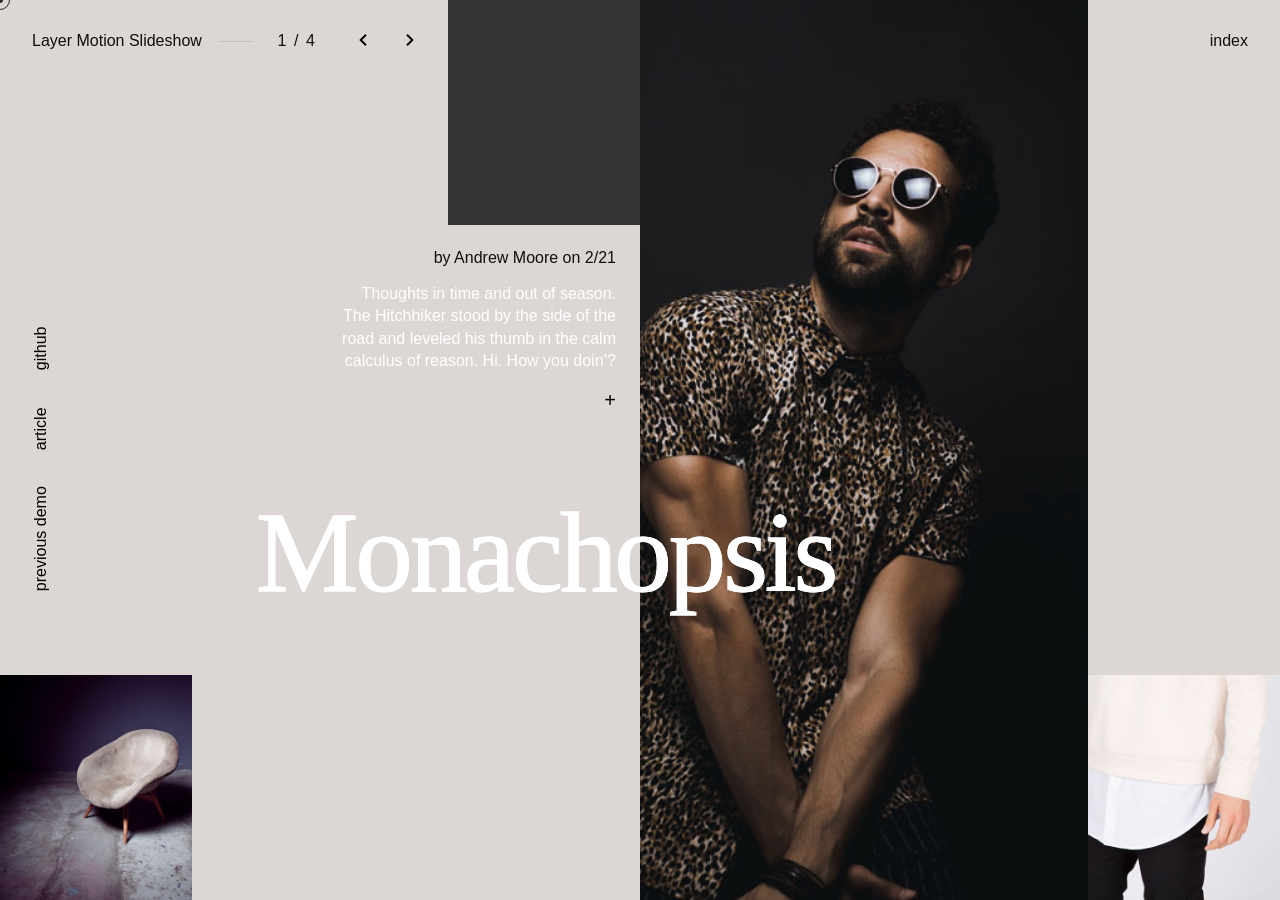
<file: ar/index.html>
<!DOCTYPE html>
<html lang="en" class="no-js">
	<head>
		<meta charset="UTF-8" />
		<meta name="viewport" content="width=device-width, initial-scale=1">
		<title>Layer Motion Slideshow | Codrops</title>
		<meta name="description" content="A slideshow with a layer motion parallax effect and a different grid layout for every slide" />
		<meta name="keywords" content="css grid, slideshow, parallax, layout, template, web design, web development, javascript" />
		<meta name="author" content="Codrops" />
		<link rel="shortcut icon" href="favicon.ico">
		<link rel="stylesheet" type="text/css" href="css/base.css" />
		<script>document.documentElement.className="js";var supportsCssVars=function(){var e,t=document.createElement("style");return t.innerHTML="root: { --tmp-var: bold; }",document.head.appendChild(t),e=!!(window.CSS&&window.CSS.supports&&window.CSS.supports("font-weight","var(--tmp-var)")),t.parentNode.removeChild(t),e};supportsCssVars()||alert("Please view this demo in a modern browser that supports CSS Variables.");</script>
	</head>
	<body class="loading">
		<svg class="hidden">
			<symbol id="icon-arrow" viewBox="0 0 24 24">
				<title>arrow</title>
				<polygon points="6.3,12.8 20.9,12.8 20.9,11.2 6.3,11.2 10.2,7.2 9,6 3.1,12 9,18 10.2,16.8 "/>
			</symbol>
			<symbol id="icon-nav" viewBox="0 0 407 660">
				<title>caret</title>
				<path d="M77 0L0 77l253 253L0 583l77 77 330-330z"/>
			</symbol>
		</svg>
		<main>
			<p class="message">Please view on desktop to see the full layout</p>
			<div class="frame">
				<div class="frame__title-wrap">
					<h1 class="frame__title">Layer Motion Slideshow</h1>
					<div class="nav">
						<div class="nav__counter">
							<span>0</span>/<span>0</span>
						</div>
						<div class="nav__arrows">
							<button class="nav__arrow nav__arrow--prev" data-hover>
								<svg class="icon icon--rotated icon--nav"><use xlink:href="#icon-nav"></use></svg>
							</button>
							<button class="nav__arrow nav__arrow--next" data-hover>
								<svg class="icon icon--nav"><use xlink:href="#icon-nav"></use></svg>
							</button>
						</div>
					</div>
				</div><!-- /frame__title-wrap -->
				<div class="frame__links">
					<a href="https://tympanus.net/Tutorials/InteractiveParticles/" title="Previous Demo" data-hover>Previous demo</a>
					<a href="https://tympanus.net/codrops/?p=37953" title="Back to the article" data-hover>Article</a>
					<a href="https://github.com/codrops/LayerMotionSlideshow/" title="Find this project on GitHub" data-hover>GitHub</a>
				</div>
				<div class="index" data-hover>index</div>
			</div><!--/frame-->
			<div class="slideshow">
				<div class="slide slide--layout-1" data-contentcolor="#e88655">
					<div class="slide__figure slide__figure--main" data-sort="3">
						<div class="slide__figure-img" style="background-image: url(img/1.jpg)"></div>
					</div>
					<div class="slide__figure slide__figure--box" data-sort="2">
						<div class="slide__figure-img" >
                        <video width="600" height="350" controls controlsList="nodownload"> 
                            <source src="video/Zoom.mp4" type="video/mp4">
                            <!-- <source src="movie.ogg" type="video/ogg"> -->
                            Your browser does not support the video tag.
                        </video>
                    </div>
					</div>
					<div class="slide__figure slide__figure--box" data-sort="4">
						<div class="slide__figure-img" style="background-image: url(img/2.jpg)"></div>
					</div>
					<div class="slide__figure slide__figure--box" data-sort="1">
						<div class="slide__figure-img" style="background-image: url(img/4.jpg)"></div>
					</div>
					<h2 class="slide__title">Monachopsis</h2>
					<div class="slide__text slide__text--right">
						<p class="slide__text-meta">by Andrew Moore on 2/21</p>
						<p class="slide__text-description">Thoughts in time and out of season. The Hitchhiker stood by the side of the road and leveled his thumb in the calm calculus of reason. Hi. How you doin’?</p>
						<a class="slide__text-link" data-hover href="#">+</a>
					</div>
					<button class="slide__back" data-hover>
						<svg class="icon icon--back"><use xlink:href="#icon-arrow"></use></svg>
					</button>
					<div class="slide__content">
						<p>They would all have been delighted to have little Elfie with them in these last hours, but the fond grandfather could not spare her, and one of the girls, who had a message to deliver to Mrs. Abbott in the parlor, reported that the child lay fast asleep in Mr. Bellamy’s arms, while he was trying, at great inconvenience to himself, to write letters at a table, and black Candace sat patiently in the hall waiting for the long-delayed summons to put her little missy to bed.</p>
						<p>It was late when the day scholars went home, and the others went up-stairs to their rooms very quietly. They all had to pass the large corner room which was always given to visitors, and, although the light was turned very low, they could see through the half-closed door that Candace was trying to undress the little girl without waking her, and the senator, whose broad back was toward the door, was bending down to unbutton the little shoes, one of which he lifted and pressed to his lips just as the last pair of girls went by.</p>
						<p>The collector of old silver must have a pretty taste and a fine judgment. It is not an absolute law that age determines beauty. Hall-marks, though they denote date, do not guarantee excellence of design. Everything that bears the hall-mark of the Goldsmiths’ Hall of London is not beautiful, whether it be old or whether it be new. The connoisseur must digest the fact that the assay marks of the lion, the leopard’s head, the date-mark, and the rest, are so many official symbols, accurate as to date and sufficient guarantee as to the standard of the metal, but meaningless in regard to the art of the piece on which they stand. The assay offices are merely stamping machines. What Somerset House is to legal documents so the assay offices are to silver and gold plate, and nothing more. Hence the necessity of placing such mechanical control under Government supervision.</p>
					</div>
				</div>
				<div class="slide slide--layout-2" data-contentcolor="#7dd2dc">
					<div class="slide__figure slide__figure--main" data-sort="1">
						<div class="slide__figure-img" style="background-image: url(img/5.jpg)"></div>
					</div>
					<div class="slide__figure slide__figure--box" data-sort="2">
						<div class="slide__figure-img" style="background-image: url(img/6.jpg)"></div>
					</div>
					<div class="slide__figure slide__figure--box" data-sort="3">
						<div class="slide__figure-img" style="background-image: url(img/7.jpg)"></div>
					</div>
					<div class="slide__figure slide__figure--box" data-sort="4">
						<div class="slide__figure-img" style="background-image: url(img/8.jpg)"></div>
					</div>
					<h2 class="slide__title">Scabulous</h2>
					</h2>
					<div class="slide__text">
						<p class="slide__text-meta">by Carol Tuksinam on 2/21</p>
						<p class="slide__text-description">Awake. Shake dreams from your hair my pretty child, my sweet one. Choose the day and choose the sign of your day the day's divinity. First thing you see.</p>
						<a class="slide__text-link" data-hover href="#">+</a>
					</div>
					<button class="slide__back" data-hover>
						<svg class="icon icon--back"><use xlink:href="#icon-arrow"></use></svg>
					</button>
					<div class="slide__content">
						<p>I have given sufficient space to marks in the present volume to indicate those used by the London and other assay offices. Some marks are given which do not appear elsewhere, and the arrangement of the tables should enable the beginner to come to a definite conclusion as to the date of his silver. In especial, the Table of variations in the shapes of shields in the hall-mark and standard-mark employed at the London Assay Office from the accession of Queen Elizabeth to the present day, is a feature not before given in so concise a form in any other volume.</p>
						<p>The marks on silver are stamped, the design thus appears in relief, while the edges of the shield on which it appears are sunk. The reproduction of this has offered a difficulty in illustration in all volumes on old silver. To print black letters or designs on a white background, although easy, is unsatisfactory. On the contrary, to print the raised design in white on a dead black background is not a realistic presentation of the mark as it appears to the eye. After many experiments I have reproduced the marks in a manner more closely approaching their actual appearance, and less suggestive of black-and-white designs on paper.</p>
						<p>The result of the somewhat chaotic alphabet marks has been to focus the attention of the collector too much on this particular side of the subject. The identification of marks, the outward symbols of time and place, have reduced the study of old silver to a somewhat lower plane than it should occupy by right. It is proper that such determining factors should have their place, but not the first place. There was a time when china collectors ignored paste and glaze and laid particular stress on marks, and it is a very happy accident that a great portion of English porcelain and much of English earthenware is unmarked. It has eventually led collectors to think for themselves and know something more of the technique and to learn to appreciate the artistic value of specimens of the potter’s art coming under their hand.</p>
					</div>
				</div>
				<div class="slide slide--layout-3" data-contentcolor="#dc9d7f">
					<div class="slide__figure slide__figure--main" data-sort="1">
						<div class="slide__figure-img" style="background-image: url(img/13.jpg)"></div>
					</div>
					<div class="slide__figure slide__figure--box" data-sort="2">
						<div class="slide__figure-img" style="background-image: url(img/14.jpg)"></div>
					</div>
					<div class="slide__figure slide__figure--box" data-sort="3">
						<div class="slide__figure-img" style="background-image: url(img/15.jpg)"></div>
					</div>
					<div class="slide__figure slide__figure--box" data-sort="4">
						<div class="slide__figure-img" style="background-image: url(img/16.jpg)"></div>
					</div>
					<h2 class="slide__title">Zenosyne</h2>
					</h2>
					<div class="slide__text">
						<p class="slide__text-meta">by Cindy Brighton on 2/21</p>
						<p class="slide__text-description">A vast radiant beach and cooled jeweled moon. Couples naked race down by its quiet side. And we laugh like soft, mad children. Smug in the wooly cotton brains of infancy.</p>
						<a class="slide__text-link" data-hover href="#">+</a>
					</div>
					<button class="slide__back" data-hover>
						<svg class="icon icon--back"><use xlink:href="#icon-arrow"></use></svg>
					</button>
					<div class="slide__content">
						<p>What would one give for a few human touches in connexion with our old silver! We may imagine that our candlesticks of the year 1750 held the flickering wax candles which were guttering when the dawn broke when our great-great-grandfather lost his fortune at cards in the county of —, or maybe it was somebody else’s grandfather. But this is in the realms of fancy, and the fortune is literally fabulous. Why are there no George Morlands in the silversmith’s craft? Cannot the guilds dig out their romantic history from their archives? Just to think that our designer of candelabra and flagons ran a fine career on Hounslow Heath with gamesters and fighting men; or did he, just that once, have a duel with young Lord What’s-his-Name in the Guards, and pinked him? Did not the story get to White’s and to the Cocoa Tree Clubs, how the tradesman scored! But no such thing. All these initials of makers are empty of such vanities. We can do better with prints. Those who possess the engraved work of Ryland have the satisfaction of knowing that he was hounded by Bow Street runners and hid, like the modern Lefroy, at Stepney, and that he was hanged for forgery.</p>
						<p>The scene may readily be imagined. The second of May 1696 had been fixed by Parliament as the last day in which the crowns, half-crowns, and shillings were to be received in payment of taxes for face value. The guards had to be called in to keep order. The Exchequer was besieged by a vast multitude from dawn to midnight. The Act provided that the money was to be brought in by before the 4th of May. The 3rd was a Sunday, therefore Saturday, the 2nd of May, was actually the last day.</p>
						<p>A remarkable use of conjurators to confirm the evidence of witnesses occurs in 850 in a dispute between Cantius, Bishop of Siena, and Peter, Bishop of Arezzo, concerning certain parishes claimed by both. The occasion was a solemn one, for it was before a council held in Rome presided over jointly by Pope Leo IV. and the Emperor Louis II. Peter relied upon written charters, while Cantius produced witnesses. The Emperor pronounced the claim of the latter to be just, when he and twelve priests swore that the oaths of the witnesses were true and without deceit, whereupon the disputed parishes were adjudged to him.</p>
					</div>
				</div>
				<div class="slide slide--layout-4" data-contentcolor="#e4d0a2">
					<div class="slide__figure slide__figure--main" data-sort="4">
						<div class="slide__figure-img" style="background-image: url(img/9.jpg)"></div>
					</div>
					<div class="slide__figure slide__figure--box" data-sort="3">
						<div class="slide__figure-img" style="background-image: url(img/10.jpg)"></div>
					</div>
					<div class="slide__figure slide__figure--box" data-sort="2">
						<div class="slide__figure-img" style="background-image: url(img/11.jpg)"></div>
					</div>
					<div class="slide__figure slide__figure--box" data-sort="1">
						<div class="slide__figure-img" style="background-image: url(img/12.jpg)"></div>
					</div>
					<h2 class="slide__title">Chrysalism</h2>
					</h2>
					<div class="slide__text slide__text--right">
						<p class="slide__text-meta">by Tamara Kaufmann on 2/21</p>
						<p class="slide__text-description">The barns have stormed the windows kept, and only one of all the rest to dance and save us from the divine mockery of words.</p>
						<a class="slide__text-link" data-hover href="#">+</a>
					</div>
					<button class="slide__back" data-hover>
						<svg class="icon icon--back"><use xlink:href="#icon-arrow"></use></svg>
					</button>
					<div class="slide__content">
						<p>The intense veneration with which relics were regarded, however, caused them to be generally adopted as the most effective means of adding security to oaths, and so little respect was felt for the simple oath that, ere long, the adjuncts came to be looked upon as the essential feature, and the imprecation itself to be divested of binding force without them. Thus, in 680, when Ebroin, mayor of the palace of Burgundy, had defeated Martin, Duke of Austrasia, and desired to entice him from his refuge in the stronghold of Laon, two bishops were sent to him bearing the royal reliquaries, on which they swore that his life should be safe. Ebroin, however, had astutely removed the holy remains from their cases in advance, and when he thus got his enemy in his power, he held it but a venial indiscretion to expose Martin to a shameful death.</p>
						<p>It was late when the day scholars went home, and the others went up-stairs to their rooms very quietly. They all had to pass the large corner room which was always given to visitors, and, although the light was turned very low, they could see through the half-closed door that Candace was trying to undress the little girl without waking her, and the senator, whose broad back was toward the door, was bending down to unbutton the little shoes, one of which he lifted and pressed to his lips just as the last pair of girls went by.</p>
						<p>Notwithstanding the earnestness with which these teachings were enforced, it may readily be believed that the wild barbarian, who was clamoring for the restoration of stolen cattle, or the angry relatives, eager to share the wer-gild of some murdered kinsman, would scarce submit to be balked of their rights at the cost of simple perjury on the part of the criminal. We have seen that both before and after their conversion to Christianity they had little scruple in defiling the most sacred sanctions of the oath with cunning fraud, and they could repose little confidence in the most elaborate devices which superstition could invent to render perjury more to be dreaded than defeat. It was therefore natural that they should perpetuate an ancestral custom, which had arisen from the structure of their society, and which derived its guarantee from the solidarity of families alluded to above. This was the custom which was subsequently known as canonical compurgation, and which long remained a part of English jurisprudence, under the name of the Wager of Law. The defendant, when denying the allegation under oath,34 appeared surrounded by a number of companions—juratores, conjuratores, sacramentales, collaudantes, compurgatores, as they were variously termed—who swore, not to their knowledge of the facts, but as sharers and partakers in the oath of denial.</p>
					</div>
				</div>
			</div><!--/slideshow-->
		</main>
		<div class="cursor">
			<div class="cursor__inner cursor__inner--circle"></div>
			<div class="cursor__inner cursor__inner--dot"></div>
		</div>
		<script src="js/imagesloaded.pkgd.min.js"></script>
		<script src="js/charming.min.js"></script>
		<script src="js/TweenMax.min.js"></script>
		<script src="js/demo.js"></script>
	</body>
</html>
</file>
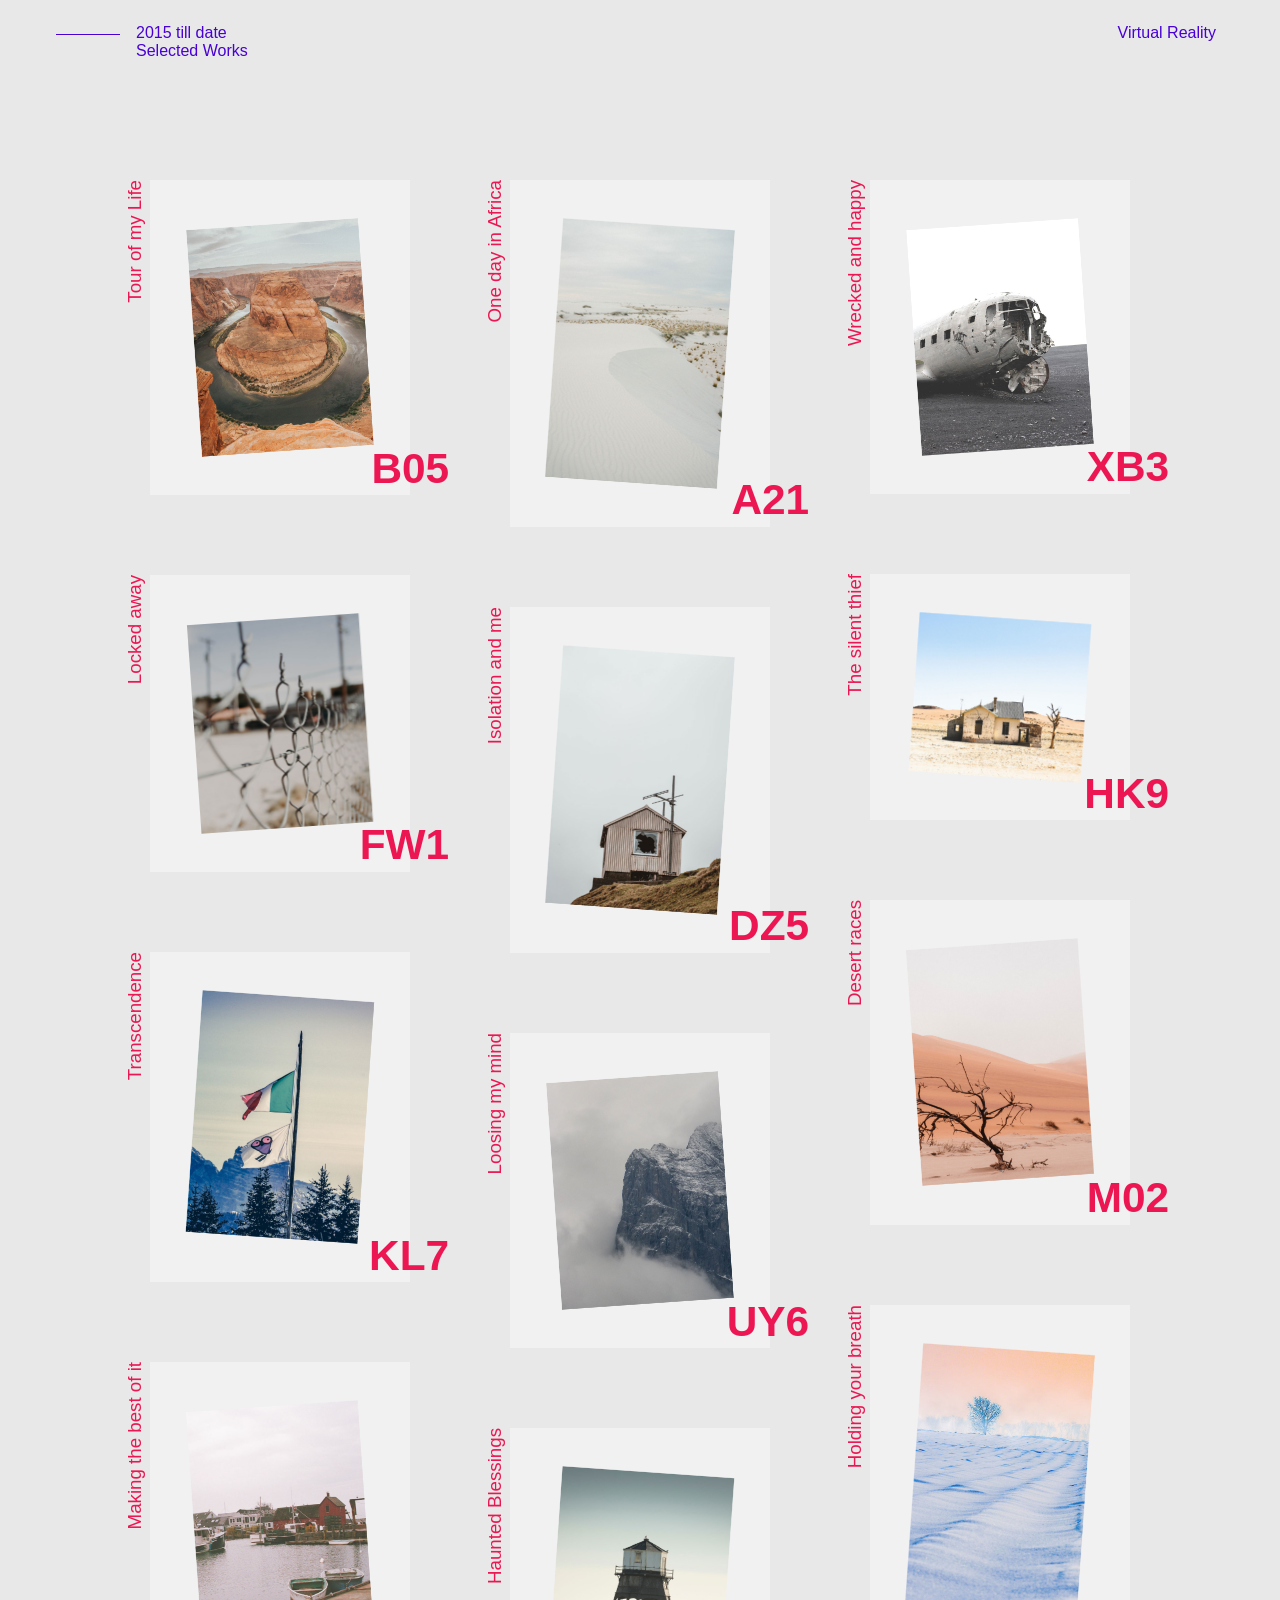
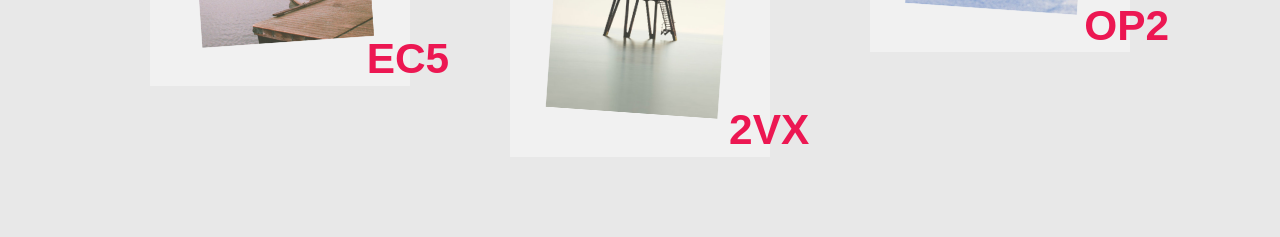
<file: mr/index.html>
<!DOCTYPE html>
<html lang="en" class="no-js">
	<head>
		<meta charset="UTF-8" />
		<meta name="viewport" content="width=device-width, initial-scale=1">
		<title>Virtual Reality - Selected Works</title>
		<meta name="author" content="Devang Kantharia" />
		<link rel="shortcut icon" href="favicon.ico">
		<link rel="stylesheet" type="text/css" href="css/base.css" />
		<script>document.documentElement.className="js";var supportsCssVars=function(){var e,t=document.createElement("style");return t.innerHTML="root: { --tmp-var: bold; }",document.head.appendChild(t),e=!!(window.CSS&&window.CSS.supports&&window.CSS.supports("font-weight","var(--tmp-var)")),t.parentNode.removeChild(t),e};supportsCssVars()||alert("Please view this demo in a modern browser that supports CSS Variables like Google Chrome.");</script>
	</head>
	<body class="loading">
		<svg class="hidden">
			<symbol id="icon-arrow" viewBox="0 0 24 24">
				<title>arrow</title>
				<polygon points="6.3,12.8 20.9,12.8 20.9,11.2 6.3,11.2 10.2,7.2 9,6 3.1,12 9,18 10.2,16.8 "/>
			</symbol>
			<symbol id="icon-drop" viewBox="0 0 24 24">
				<title>drop</title>
				<path d="M12,21c-3.6,0-6.6-3-6.6-6.6C5.4,11,10.8,4,11.4,3.2C11.6,3.1,11.8,3,12,3s0.4,0.1,0.6,0.3c0.6,0.8,6.1,7.8,6.1,11.2C18.6,18.1,15.6,21,12,21zM12,4.8c-1.8,2.4-5.2,7.4-5.2,9.6c0,2.9,2.3,5.2,5.2,5.2s5.2-2.3,5.2-5.2C17.2,12.2,13.8,7.3,12,4.8z"/><path d="M12,18.2c-0.4,0-0.7-0.3-0.7-0.7s0.3-0.7,0.7-0.7c1.3,0,2.4-1.1,2.4-2.4c0-0.4,0.3-0.7,0.7-0.7c0.4,0,0.7,0.3,0.7,0.7C15.8,16.5,14.1,18.2,12,18.2z"/>
			</symbol>
			<svg id="icon-github" viewBox="0 0 33 33">
				<title>github</title>
				<path d="M16.608.455C7.614.455.32 7.748.32 16.745c0 7.197 4.667 13.302 11.14 15.456.815.15 1.112-.353 1.112-.785 0-.386-.014-1.411-.022-2.77-4.531.984-5.487-2.184-5.487-2.184-.741-1.882-1.809-2.383-1.809-2.383-1.479-1.01.112-.99.112-.99 1.635.115 2.495 1.679 2.495 1.679 1.453 2.489 3.813 1.77 4.741 1.353.148-1.052.569-1.77 1.034-2.177-3.617-.411-7.42-1.809-7.42-8.051 0-1.778.635-3.233 1.677-4.371-.168-.412-.727-2.069.16-4.311 0 0 1.367-.438 4.479 1.67a15.602 15.602 0 0 1 4.078-.549 15.62 15.62 0 0 1 4.078.549c3.11-2.108 4.475-1.67 4.475-1.67.889 2.242.33 3.899.163 4.311C26.37 12.66 27 14.115 27 15.893c0 6.258-3.809 7.635-7.437 8.038.584.503 1.105 1.497 1.105 3.017 0 2.177-.02 3.934-.02 4.468 0 .436.294.943 1.12.784 6.468-2.159 11.131-8.26 11.131-15.455 0-8.997-7.294-16.29-16.291-16.29"></path>
			</svg>
			<svg id="icon-caret" viewBox="0 0 32 19">
				<title>caret</title>
				<path d="M31.423 3.976l-14.319 14.32a1.631 1.631 0 0 1-2.306 0L.478 3.976a1.631 1.631 0 0 1 0-2.307L1.63.516a1.631 1.631 0 0 1 2.307 0l12.013 12.013L27.964.516a1.63 1.63 0 0 1 2.306 0l1.154 1.153a1.63 1.63 0 0 1-.001 2.307z"></path>
			</svg>
		</svg>
		<main>
			<div class="frame">
				<header class="dk-header">
					<h1 class="dk-header__title">Virtual Reality</h1>
					<div class="dk-links">
						
					</div>
				</header>
				<div class="title">
					<!-- <h3 class="title__name">Virtual Reality</h3> -->
					<h4 class="title__sub">2015 till date <span class="title__sub-works">Selected Works</span></h4>
				</div>
			</div>
			<div class="grid-wrap">
				<div class="grid">
					<a href="#" class="grid__item">
						<div class="grid__item-bg"></div>
						<div class="grid__item-wrap">
							<img class="grid__item-img" src="img/1.jpg" alt="Some image" />
						</div>
						<h3 class="grid__item-title">Tour of my Life</h3>
						<h4 class="grid__item-number">B05</h4>
					</a>
					<a href="#" class="grid__item">
						<div class="grid__item-bg"></div>
						<div class="grid__item-wrap">
							<img class="grid__item-img" src="img/2.jpg" alt="Some image" />
						</div>
						<h3 class="grid__item-title">One day in Africa</h3>
						<h4 class="grid__item-number">A21</h4>
					</a>
					<a href="#" class="grid__item">
						<div class="grid__item-bg"></div>
						<div class="grid__item-wrap">
							<img class="grid__item-img" src="img/3.jpg" alt="Some image" />
						</div>
						<h3 class="grid__item-title">Wrecked and happy</h3>
						<h4 class="grid__item-number">XB3</h4>
					</a>
					<a href="#" class="grid__item">
						<div class="grid__item-bg"></div>
						<div class="grid__item-wrap">
							<img class="grid__item-img" src="img/4.jpg" alt="Some image" />
						</div>
						<h3 class="grid__item-title">The silent thief</h3>
						<h4 class="grid__item-number">HK9</h4>
					</a>
					<a href="#" class="grid__item">
						<div class="grid__item-bg"></div>
						<div class="grid__item-wrap">
							<img class="grid__item-img" src="img/5.jpg" alt="Some image" />
						</div>
						<h3 class="grid__item-title">Locked away</h3>
						<h4 class="grid__item-number">FW1</h4>
					</a>
					<a href="#" class="grid__item">
						<div class="grid__item-bg"></div>
						<div class="grid__item-wrap">
							<img class="grid__item-img" src="img/6.jpg" alt="Some image" />
						</div>
						<h3 class="grid__item-title">Isolation and me</h3>
						<h4 class="grid__item-number">DZ5</h4>
					</a>
					<a href="#" class="grid__item">
						<div class="grid__item-bg"></div>
						<div class="grid__item-wrap">
							<img class="grid__item-img" src="img/7.jpg" alt="Some image" />
						</div>
						<h3 class="grid__item-title">Desert races</h3>
						<h4 class="grid__item-number">M02</h4>
					</a>
					<a href="#" class="grid__item">
						<div class="grid__item-bg"></div>
						<div class="grid__item-wrap">
							<img class="grid__item-img" src="img/8.jpg" alt="Some image" />
						</div>
						<h3 class="grid__item-title">Transcendence</h3>
						<h4 class="grid__item-number">KL7</h4>
					</a>
					<a href="#" class="grid__item">
						<div class="grid__item-bg"></div>
						<div class="grid__item-wrap">
							<img class="grid__item-img" src="img/9.jpg" alt="Some image" />
						</div>
						<h3 class="grid__item-title">Loosing my mind</h3>
						<h4 class="grid__item-number">UY6</h4>
					</a>
					<a href="#" class="grid__item">
						<div class="grid__item-bg"></div>
						<div class="grid__item-wrap">
							<img class="grid__item-img" src="img/10.jpg" alt="Some image" />
						</div>
						<h3 class="grid__item-title">Holding your breath</h3>
						<h4 class="grid__item-number">OP2</h4>
					</a>
					<a href="#" class="grid__item">
						<div class="grid__item-bg"></div>
						<div class="grid__item-wrap">
							<img class="grid__item-img" src="img/11.jpg" alt="Some image" />
						</div>
						<h3 class="grid__item-title">Making the best of it</h3>
						<h4 class="grid__item-number">EC5</h4>
					</a>
					<a href="#" class="grid__item">
						<div class="grid__item-bg"></div>
						<div class="grid__item-wrap">
							<img class="grid__item-img" src="img/12.jpg" alt="Some image" />
						</div>
						<h3 class="grid__item-title">Haunted Blessings</h3>
						<h4 class="grid__item-number">2VX</h4>
					</a>
				</div>
			</div><!-- /grid-wrap -->
			<div class="content">
				<div class="content__item">
					<div class="content__item-intro">
						<img class="content__item-img" src="img/1.jpg" alt="Some image" />
						<h2 class="content__item-title">Tour of my life</h2>
					</div>
					<h3 class="content__item-subtitle">"How I learned to cherish life after a trip to hell"</h3>
					<div class="content__item-text_video">
						
						<video width="100%" controls controlsList="nodownload"> 
                            <source src="video/Zoom.mp4" type="video/mp4">
                            <!-- <source src="movie.ogg" type="video/ogg"> -->
                            Your browser does not support the video tag.
                        </video>
					</div>
					<div class="content__item-text_video">
						
						<video width="100%" controls controlsList="nodownload"> 
                            <source src="video/Zoom.mp4" type="video/mp4">
                            <!-- <source src="movie.ogg" type="video/ogg"> -->
                            Your browser does not support the video tag.
                        </video>
					</div>
					<div class="content__item-text">
						<p>When I was in the islands nearly a generation ago, I was acquainted with a young American couple who had among their belongings an attractive little son of the age of seven—attractive but not practicably companionable with me, because he knew no English. He had played from his birth with the little Kanakas on his father’s plantation, and had preferred their language and would learn no other. The family removed to America a month after I arrived in the islands, and straightway the boy began to lose his Kanaka and pick up English. By the time he was twelve he hadn’t a word of Kanaka left; the language had wholly departed from his tongue and from his comprehension. Nine years later, when he was twenty-one, I came upon the family in one of the lake towns of New York, and the mother told me about an adventure which her son had been having. By trade he was now a professional diver. A passenger boat had been caught in a storm on the lake, and had gone down, carrying her people with her. A few days later the young diver descended, with his armor on, and entered the berth-saloon of the boat, and stood at the foot of the companionway, with his hand on the rail, peering through the dim water. Presently something touched him on the shoulder, and he turned and found a dead man swaying and bobbing about him and seemingly inspecting him inquiringly. He was paralyzed with fright.</p>
						<p>His entry had disturbed the water, and now he discerned a number of dim corpses making for him and wagging their heads and swaying their bodies like sleepy people trying to dance. His senses forsook him, and in that condition he was drawn to the surface. He was put to bed at home, and was soon very ill. During some days he had seasons of delirium which lasted several hours at a time; and while they lasted he talked Kanaka incessantly and glibly; and Kanaka only. He was still very ill, and he talked to me in that tongue; but I did not understand it, of course. The doctor-books tell us that cases like this are not uncommon. Then the doctors ought to study the cases and find out how to multiply them. Many languages and things get mislaid in a person’s head, and stay mislaid for lack of this remedy.</p>
						<p>Several of our passengers belonged in Honolulu, and these were sent ashore; but nobody could go ashore and return. There were people on shore who were booked to go with us to Australia, but we could not receive them; to do it would cost us a quarantine-term in Sydney. They could have escaped the day before, by ship to San Francisco; but the bars had been put up, now, and they might have to wait weeks before any ship could venture to give them a passage any whither. And there were hardships for others. An elderly lady and her son, recreation-seekers from Massachusetts, had wandered westward, further and further from home, always intending to take the return track, but always concluding to go still a little further; and now here they were at anchor before Honolulu positively their last westward-bound indulgence—they had made up their minds to that—but where is the use in making up your mind in this world? It is usually a waste of time to do it. These two would have to stay with us as far as Australia. Then they could go on around the world, or go back the way they had come; the distance and the accommodations and outlay of time would be just the same, whichever of the two routes they might elect to take. Think of it: a projected excursion of five hundred miles gradually enlarged, without any elaborate degree of intention, to a possible twenty-four thousand. However, they were used to extensions by this time, and did not mind this new one much.</p>
					</div>
				</div><!-- /content__item -->
				<div class="content__item">
					<div class="content__item-intro">
						<img class="content__item-img" src="img/2.jpg" alt="Some image" />
						<h2 class="content__item-title">One day in Africa</h2>
					</div>
					<h3 class="content__item-subtitle">"How I learned to cherish life after a trip to hell"</h3>
					<div class="content__item-text">
						<p>When I was in the islands nearly a generation ago, I was acquainted with a young American couple who had among their belongings an attractive little son of the age of seven—attractive but not practicably companionable with me, because he knew no English. He had played from his birth with the little Kanakas on his father’s plantation, and had preferred their language and would learn no other. The family removed to America a month after I arrived in the islands, and straightway the boy began to lose his Kanaka and pick up English. By the time he was twelve he hadn’t a word of Kanaka left; the language had wholly departed from his tongue and from his comprehension. Nine years later, when he was twenty-one, I came upon the family in one of the lake towns of New York, and the mother told me about an adventure which her son had been having. By trade he was now a professional diver. A passenger boat had been caught in a storm on the lake, and had gone down, carrying her people with her. A few days later the young diver descended, with his armor on, and entered the berth-saloon of the boat, and stood at the foot of the companionway, with his hand on the rail, peering through the dim water. Presently something touched him on the shoulder, and he turned and found a dead man swaying and bobbing about him and seemingly inspecting him inquiringly. He was paralyzed with fright.</p>
						<p>His entry had disturbed the water, and now he discerned a number of dim corpses making for him and wagging their heads and swaying their bodies like sleepy people trying to dance. His senses forsook him, and in that condition he was drawn to the surface. He was put to bed at home, and was soon very ill. During some days he had seasons of delirium which lasted several hours at a time; and while they lasted he talked Kanaka incessantly and glibly; and Kanaka only. He was still very ill, and he talked to me in that tongue; but I did not understand it, of course. The doctor-books tell us that cases like this are not uncommon. Then the doctors ought to study the cases and find out how to multiply them. Many languages and things get mislaid in a person’s head, and stay mislaid for lack of this remedy.</p>
						<p>Several of our passengers belonged in Honolulu, and these were sent ashore; but nobody could go ashore and return. There were people on shore who were booked to go with us to Australia, but we could not receive them; to do it would cost us a quarantine-term in Sydney. They could have escaped the day before, by ship to San Francisco; but the bars had been put up, now, and they might have to wait weeks before any ship could venture to give them a passage any whither. And there were hardships for others. An elderly lady and her son, recreation-seekers from Massachusetts, had wandered westward, further and further from home, always intending to take the return track, but always concluding to go still a little further; and now here they were at anchor before Honolulu positively their last westward-bound indulgence—they had made up their minds to that—but where is the use in making up your mind in this world? It is usually a waste of time to do it. These two would have to stay with us as far as Australia. Then they could go on around the world, or go back the way they had come; the distance and the accommodations and outlay of time would be just the same, whichever of the two routes they might elect to take. Think of it: a projected excursion of five hundred miles gradually enlarged, without any elaborate degree of intention, to a possible twenty-four thousand. However, they were used to extensions by this time, and did not mind this new one much.</p>
					</div>
				</div><!-- /content__item -->
				<div class="content__item">
					<div class="content__item-intro">
						<img class="content__item-img" src="img/3.jpg" alt="Some image" />
						<h2 class="content__item-title">Wrecked and happy</h2>
					</div>
					<h3 class="content__item-subtitle">"How I learned to cherish life after a trip to hell"</h3>
					<div class="content__item-text">
						<p>When I was in the islands nearly a generation ago, I was acquainted with a young American couple who had among their belongings an attractive little son of the age of seven—attractive but not practicably companionable with me, because he knew no English. He had played from his birth with the little Kanakas on his father’s plantation, and had preferred their language and would learn no other. The family removed to America a month after I arrived in the islands, and straightway the boy began to lose his Kanaka and pick up English. By the time he was twelve he hadn’t a word of Kanaka left; the language had wholly departed from his tongue and from his comprehension. Nine years later, when he was twenty-one, I came upon the family in one of the lake towns of New York, and the mother told me about an adventure which her son had been having. By trade he was now a professional diver. A passenger boat had been caught in a storm on the lake, and had gone down, carrying her people with her. A few days later the young diver descended, with his armor on, and entered the berth-saloon of the boat, and stood at the foot of the companionway, with his hand on the rail, peering through the dim water. Presently something touched him on the shoulder, and he turned and found a dead man swaying and bobbing about him and seemingly inspecting him inquiringly. He was paralyzed with fright.</p>
						<p>His entry had disturbed the water, and now he discerned a number of dim corpses making for him and wagging their heads and swaying their bodies like sleepy people trying to dance. His senses forsook him, and in that condition he was drawn to the surface. He was put to bed at home, and was soon very ill. During some days he had seasons of delirium which lasted several hours at a time; and while they lasted he talked Kanaka incessantly and glibly; and Kanaka only. He was still very ill, and he talked to me in that tongue; but I did not understand it, of course. The doctor-books tell us that cases like this are not uncommon. Then the doctors ought to study the cases and find out how to multiply them. Many languages and things get mislaid in a person’s head, and stay mislaid for lack of this remedy.</p>
						<p>Several of our passengers belonged in Honolulu, and these were sent ashore; but nobody could go ashore and return. There were people on shore who were booked to go with us to Australia, but we could not receive them; to do it would cost us a quarantine-term in Sydney. They could have escaped the day before, by ship to San Francisco; but the bars had been put up, now, and they might have to wait weeks before any ship could venture to give them a passage any whither. And there were hardships for others. An elderly lady and her son, recreation-seekers from Massachusetts, had wandered westward, further and further from home, always intending to take the return track, but always concluding to go still a little further; and now here they were at anchor before Honolulu positively their last westward-bound indulgence—they had made up their minds to that—but where is the use in making up your mind in this world? It is usually a waste of time to do it. These two would have to stay with us as far as Australia. Then they could go on around the world, or go back the way they had come; the distance and the accommodations and outlay of time would be just the same, whichever of the two routes they might elect to take. Think of it: a projected excursion of five hundred miles gradually enlarged, without any elaborate degree of intention, to a possible twenty-four thousand. However, they were used to extensions by this time, and did not mind this new one much.</p>
					</div>
				</div><!-- /content__item -->
				<div class="content__item">
					<div class="content__item-intro">
						<img class="content__item-img" src="img/4.jpg" alt="Some image" />
						<h2 class="content__item-title">The silent thief</h2>
					</div>
					<h3 class="content__item-subtitle">"How I learned to cherish life after a trip to hell"</h3>
					<div class="content__item-text">
						<p>When I was in the islands nearly a generation ago, I was acquainted with a young American couple who had among their belongings an attractive little son of the age of seven—attractive but not practicably companionable with me, because he knew no English. He had played from his birth with the little Kanakas on his father’s plantation, and had preferred their language and would learn no other. The family removed to America a month after I arrived in the islands, and straightway the boy began to lose his Kanaka and pick up English. By the time he was twelve he hadn’t a word of Kanaka left; the language had wholly departed from his tongue and from his comprehension. Nine years later, when he was twenty-one, I came upon the family in one of the lake towns of New York, and the mother told me about an adventure which her son had been having. By trade he was now a professional diver. A passenger boat had been caught in a storm on the lake, and had gone down, carrying her people with her. A few days later the young diver descended, with his armor on, and entered the berth-saloon of the boat, and stood at the foot of the companionway, with his hand on the rail, peering through the dim water. Presently something touched him on the shoulder, and he turned and found a dead man swaying and bobbing about him and seemingly inspecting him inquiringly. He was paralyzed with fright.</p>
						<p>His entry had disturbed the water, and now he discerned a number of dim corpses making for him and wagging their heads and swaying their bodies like sleepy people trying to dance. His senses forsook him, and in that condition he was drawn to the surface. He was put to bed at home, and was soon very ill. During some days he had seasons of delirium which lasted several hours at a time; and while they lasted he talked Kanaka incessantly and glibly; and Kanaka only. He was still very ill, and he talked to me in that tongue; but I did not understand it, of course. The doctor-books tell us that cases like this are not uncommon. Then the doctors ought to study the cases and find out how to multiply them. Many languages and things get mislaid in a person’s head, and stay mislaid for lack of this remedy.</p>
						<p>Several of our passengers belonged in Honolulu, and these were sent ashore; but nobody could go ashore and return. There were people on shore who were booked to go with us to Australia, but we could not receive them; to do it would cost us a quarantine-term in Sydney. They could have escaped the day before, by ship to San Francisco; but the bars had been put up, now, and they might have to wait weeks before any ship could venture to give them a passage any whither. And there were hardships for others. An elderly lady and her son, recreation-seekers from Massachusetts, had wandered westward, further and further from home, always intending to take the return track, but always concluding to go still a little further; and now here they were at anchor before Honolulu positively their last westward-bound indulgence—they had made up their minds to that—but where is the use in making up your mind in this world? It is usually a waste of time to do it. These two would have to stay with us as far as Australia. Then they could go on around the world, or go back the way they had come; the distance and the accommodations and outlay of time would be just the same, whichever of the two routes they might elect to take. Think of it: a projected excursion of five hundred miles gradually enlarged, without any elaborate degree of intention, to a possible twenty-four thousand. However, they were used to extensions by this time, and did not mind this new one much.</p>
					</div>
				</div><!-- /content__item -->
				<div class="content__item">
					<div class="content__item-intro">
						<img class="content__item-img" src="img/5.jpg" alt="Some image" />
						<h2 class="content__item-title">Locked away</h2>
					</div>
					<h3 class="content__item-subtitle">"How I learned to cherish life after a trip to hell"</h3>
					<div class="content__item-text">
						<p>When I was in the islands nearly a generation ago, I was acquainted with a young American couple who had among their belongings an attractive little son of the age of seven—attractive but not practicably companionable with me, because he knew no English. He had played from his birth with the little Kanakas on his father’s plantation, and had preferred their language and would learn no other. The family removed to America a month after I arrived in the islands, and straightway the boy began to lose his Kanaka and pick up English. By the time he was twelve he hadn’t a word of Kanaka left; the language had wholly departed from his tongue and from his comprehension. Nine years later, when he was twenty-one, I came upon the family in one of the lake towns of New York, and the mother told me about an adventure which her son had been having. By trade he was now a professional diver. A passenger boat had been caught in a storm on the lake, and had gone down, carrying her people with her. A few days later the young diver descended, with his armor on, and entered the berth-saloon of the boat, and stood at the foot of the companionway, with his hand on the rail, peering through the dim water. Presently something touched him on the shoulder, and he turned and found a dead man swaying and bobbing about him and seemingly inspecting him inquiringly. He was paralyzed with fright.</p>
						<p>His entry had disturbed the water, and now he discerned a number of dim corpses making for him and wagging their heads and swaying their bodies like sleepy people trying to dance. His senses forsook him, and in that condition he was drawn to the surface. He was put to bed at home, and was soon very ill. During some days he had seasons of delirium which lasted several hours at a time; and while they lasted he talked Kanaka incessantly and glibly; and Kanaka only. He was still very ill, and he talked to me in that tongue; but I did not understand it, of course. The doctor-books tell us that cases like this are not uncommon. Then the doctors ought to study the cases and find out how to multiply them. Many languages and things get mislaid in a person’s head, and stay mislaid for lack of this remedy.</p>
						<p>Several of our passengers belonged in Honolulu, and these were sent ashore; but nobody could go ashore and return. There were people on shore who were booked to go with us to Australia, but we could not receive them; to do it would cost us a quarantine-term in Sydney. They could have escaped the day before, by ship to San Francisco; but the bars had been put up, now, and they might have to wait weeks before any ship could venture to give them a passage any whither. And there were hardships for others. An elderly lady and her son, recreation-seekers from Massachusetts, had wandered westward, further and further from home, always intending to take the return track, but always concluding to go still a little further; and now here they were at anchor before Honolulu positively their last westward-bound indulgence—they had made up their minds to that—but where is the use in making up your mind in this world? It is usually a waste of time to do it. These two would have to stay with us as far as Australia. Then they could go on around the world, or go back the way they had come; the distance and the accommodations and outlay of time would be just the same, whichever of the two routes they might elect to take. Think of it: a projected excursion of five hundred miles gradually enlarged, without any elaborate degree of intention, to a possible twenty-four thousand. However, they were used to extensions by this time, and did not mind this new one much.</p>
					</div>
				</div><!-- /content__item -->
				<div class="content__item">
					<div class="content__item-intro">
						<img class="content__item-img" src="img/6.jpg" alt="Some image" />
						<h2 class="content__item-title">Isolation and me</h2>
					</div>
					<h3 class="content__item-subtitle">"How I learned to cherish life after a trip to hell"</h3>
					<div class="content__item-text">
						<p>When I was in the islands nearly a generation ago, I was acquainted with a young American couple who had among their belongings an attractive little son of the age of seven—attractive but not practicably companionable with me, because he knew no English. He had played from his birth with the little Kanakas on his father’s plantation, and had preferred their language and would learn no other. The family removed to America a month after I arrived in the islands, and straightway the boy began to lose his Kanaka and pick up English. By the time he was twelve he hadn’t a word of Kanaka left; the language had wholly departed from his tongue and from his comprehension. Nine years later, when he was twenty-one, I came upon the family in one of the lake towns of New York, and the mother told me about an adventure which her son had been having. By trade he was now a professional diver. A passenger boat had been caught in a storm on the lake, and had gone down, carrying her people with her. A few days later the young diver descended, with his armor on, and entered the berth-saloon of the boat, and stood at the foot of the companionway, with his hand on the rail, peering through the dim water. Presently something touched him on the shoulder, and he turned and found a dead man swaying and bobbing about him and seemingly inspecting him inquiringly. He was paralyzed with fright.</p>
						<p>His entry had disturbed the water, and now he discerned a number of dim corpses making for him and wagging their heads and swaying their bodies like sleepy people trying to dance. His senses forsook him, and in that condition he was drawn to the surface. He was put to bed at home, and was soon very ill. During some days he had seasons of delirium which lasted several hours at a time; and while they lasted he talked Kanaka incessantly and glibly; and Kanaka only. He was still very ill, and he talked to me in that tongue; but I did not understand it, of course. The doctor-books tell us that cases like this are not uncommon. Then the doctors ought to study the cases and find out how to multiply them. Many languages and things get mislaid in a person’s head, and stay mislaid for lack of this remedy.</p>
						<p>Several of our passengers belonged in Honolulu, and these were sent ashore; but nobody could go ashore and return. There were people on shore who were booked to go with us to Australia, but we could not receive them; to do it would cost us a quarantine-term in Sydney. They could have escaped the day before, by ship to San Francisco; but the bars had been put up, now, and they might have to wait weeks before any ship could venture to give them a passage any whither. And there were hardships for others. An elderly lady and her son, recreation-seekers from Massachusetts, had wandered westward, further and further from home, always intending to take the return track, but always concluding to go still a little further; and now here they were at anchor before Honolulu positively their last westward-bound indulgence—they had made up their minds to that—but where is the use in making up your mind in this world? It is usually a waste of time to do it. These two would have to stay with us as far as Australia. Then they could go on around the world, or go back the way they had come; the distance and the accommodations and outlay of time would be just the same, whichever of the two routes they might elect to take. Think of it: a projected excursion of five hundred miles gradually enlarged, without any elaborate degree of intention, to a possible twenty-four thousand. However, they were used to extensions by this time, and did not mind this new one much.</p>
					</div>
				</div><!-- /content__item -->
				<div class="content__item">
					<div class="content__item-intro">
						<img class="content__item-img" src="img/7.jpg" alt="Some image" />
						<h2 class="content__item-title">Desert races</h2>
					</div>
					<h3 class="content__item-subtitle">"How I learned to cherish life after a trip to hell"</h3>
					<div class="content__item-text">
						<p>When I was in the islands nearly a generation ago, I was acquainted with a young American couple who had among their belongings an attractive little son of the age of seven—attractive but not practicably companionable with me, because he knew no English. He had played from his birth with the little Kanakas on his father’s plantation, and had preferred their language and would learn no other. The family removed to America a month after I arrived in the islands, and straightway the boy began to lose his Kanaka and pick up English. By the time he was twelve he hadn’t a word of Kanaka left; the language had wholly departed from his tongue and from his comprehension. Nine years later, when he was twenty-one, I came upon the family in one of the lake towns of New York, and the mother told me about an adventure which her son had been having. By trade he was now a professional diver. A passenger boat had been caught in a storm on the lake, and had gone down, carrying her people with her. A few days later the young diver descended, with his armor on, and entered the berth-saloon of the boat, and stood at the foot of the companionway, with his hand on the rail, peering through the dim water. Presently something touched him on the shoulder, and he turned and found a dead man swaying and bobbing about him and seemingly inspecting him inquiringly. He was paralyzed with fright.</p>
						<p>His entry had disturbed the water, and now he discerned a number of dim corpses making for him and wagging their heads and swaying their bodies like sleepy people trying to dance. His senses forsook him, and in that condition he was drawn to the surface. He was put to bed at home, and was soon very ill. During some days he had seasons of delirium which lasted several hours at a time; and while they lasted he talked Kanaka incessantly and glibly; and Kanaka only. He was still very ill, and he talked to me in that tongue; but I did not understand it, of course. The doctor-books tell us that cases like this are not uncommon. Then the doctors ought to study the cases and find out how to multiply them. Many languages and things get mislaid in a person’s head, and stay mislaid for lack of this remedy.</p>
						<p>Several of our passengers belonged in Honolulu, and these were sent ashore; but nobody could go ashore and return. There were people on shore who were booked to go with us to Australia, but we could not receive them; to do it would cost us a quarantine-term in Sydney. They could have escaped the day before, by ship to San Francisco; but the bars had been put up, now, and they might have to wait weeks before any ship could venture to give them a passage any whither. And there were hardships for others. An elderly lady and her son, recreation-seekers from Massachusetts, had wandered westward, further and further from home, always intending to take the return track, but always concluding to go still a little further; and now here they were at anchor before Honolulu positively their last westward-bound indulgence—they had made up their minds to that—but where is the use in making up your mind in this world? It is usually a waste of time to do it. These two would have to stay with us as far as Australia. Then they could go on around the world, or go back the way they had come; the distance and the accommodations and outlay of time would be just the same, whichever of the two routes they might elect to take. Think of it: a projected excursion of five hundred miles gradually enlarged, without any elaborate degree of intention, to a possible twenty-four thousand. However, they were used to extensions by this time, and did not mind this new one much.</p>
					</div>
				</div><!-- /content__item -->
				<div class="content__item">
					<div class="content__item-intro">
						<img class="content__item-img" src="img/8.jpg" alt="Some image" />
						<h2 class="content__item-title">Transcendence</h2>
					</div>
					<h3 class="content__item-subtitle">"How I learned to cherish life after a trip to hell"</h3>
					<div class="content__item-text">
						<p>When I was in the islands nearly a generation ago, I was acquainted with a young American couple who had among their belongings an attractive little son of the age of seven—attractive but not practicably companionable with me, because he knew no English. He had played from his birth with the little Kanakas on his father’s plantation, and had preferred their language and would learn no other. The family removed to America a month after I arrived in the islands, and straightway the boy began to lose his Kanaka and pick up English. By the time he was twelve he hadn’t a word of Kanaka left; the language had wholly departed from his tongue and from his comprehension. Nine years later, when he was twenty-one, I came upon the family in one of the lake towns of New York, and the mother told me about an adventure which her son had been having. By trade he was now a professional diver. A passenger boat had been caught in a storm on the lake, and had gone down, carrying her people with her. A few days later the young diver descended, with his armor on, and entered the berth-saloon of the boat, and stood at the foot of the companionway, with his hand on the rail, peering through the dim water. Presently something touched him on the shoulder, and he turned and found a dead man swaying and bobbing about him and seemingly inspecting him inquiringly. He was paralyzed with fright.</p>
						<p>His entry had disturbed the water, and now he discerned a number of dim corpses making for him and wagging their heads and swaying their bodies like sleepy people trying to dance. His senses forsook him, and in that condition he was drawn to the surface. He was put to bed at home, and was soon very ill. During some days he had seasons of delirium which lasted several hours at a time; and while they lasted he talked Kanaka incessantly and glibly; and Kanaka only. He was still very ill, and he talked to me in that tongue; but I did not understand it, of course. The doctor-books tell us that cases like this are not uncommon. Then the doctors ought to study the cases and find out how to multiply them. Many languages and things get mislaid in a person’s head, and stay mislaid for lack of this remedy.</p>
						<p>Several of our passengers belonged in Honolulu, and these were sent ashore; but nobody could go ashore and return. There were people on shore who were booked to go with us to Australia, but we could not receive them; to do it would cost us a quarantine-term in Sydney. They could have escaped the day before, by ship to San Francisco; but the bars had been put up, now, and they might have to wait weeks before any ship could venture to give them a passage any whither. And there were hardships for others. An elderly lady and her son, recreation-seekers from Massachusetts, had wandered westward, further and further from home, always intending to take the return track, but always concluding to go still a little further; and now here they were at anchor before Honolulu positively their last westward-bound indulgence—they had made up their minds to that—but where is the use in making up your mind in this world? It is usually a waste of time to do it. These two would have to stay with us as far as Australia. Then they could go on around the world, or go back the way they had come; the distance and the accommodations and outlay of time would be just the same, whichever of the two routes they might elect to take. Think of it: a projected excursion of five hundred miles gradually enlarged, without any elaborate degree of intention, to a possible twenty-four thousand. However, they were used to extensions by this time, and did not mind this new one much.</p>
					</div>
				</div><!-- /content__item -->
				<div class="content__item">
					<div class="content__item-intro">
						<img class="content__item-img" src="img/9.jpg" alt="Some image" />
						<h2 class="content__item-title">Loosing my mind</h2>
					</div>
					<h3 class="content__item-subtitle">"How I learned to cherish life after a trip to hell"</h3>
					<div class="content__item-text">
						<p>When I was in the islands nearly a generation ago, I was acquainted with a young American couple who had among their belongings an attractive little son of the age of seven—attractive but not practicably companionable with me, because he knew no English. He had played from his birth with the little Kanakas on his father’s plantation, and had preferred their language and would learn no other. The family removed to America a month after I arrived in the islands, and straightway the boy began to lose his Kanaka and pick up English. By the time he was twelve he hadn’t a word of Kanaka left; the language had wholly departed from his tongue and from his comprehension. Nine years later, when he was twenty-one, I came upon the family in one of the lake towns of New York, and the mother told me about an adventure which her son had been having. By trade he was now a professional diver. A passenger boat had been caught in a storm on the lake, and had gone down, carrying her people with her. A few days later the young diver descended, with his armor on, and entered the berth-saloon of the boat, and stood at the foot of the companionway, with his hand on the rail, peering through the dim water. Presently something touched him on the shoulder, and he turned and found a dead man swaying and bobbing about him and seemingly inspecting him inquiringly. He was paralyzed with fright.</p>
						<p>His entry had disturbed the water, and now he discerned a number of dim corpses making for him and wagging their heads and swaying their bodies like sleepy people trying to dance. His senses forsook him, and in that condition he was drawn to the surface. He was put to bed at home, and was soon very ill. During some days he had seasons of delirium which lasted several hours at a time; and while they lasted he talked Kanaka incessantly and glibly; and Kanaka only. He was still very ill, and he talked to me in that tongue; but I did not understand it, of course. The doctor-books tell us that cases like this are not uncommon. Then the doctors ought to study the cases and find out how to multiply them. Many languages and things get mislaid in a person’s head, and stay mislaid for lack of this remedy.</p>
						<p>Several of our passengers belonged in Honolulu, and these were sent ashore; but nobody could go ashore and return. There were people on shore who were booked to go with us to Australia, but we could not receive them; to do it would cost us a quarantine-term in Sydney. They could have escaped the day before, by ship to San Francisco; but the bars had been put up, now, and they might have to wait weeks before any ship could venture to give them a passage any whither. And there were hardships for others. An elderly lady and her son, recreation-seekers from Massachusetts, had wandered westward, further and further from home, always intending to take the return track, but always concluding to go still a little further; and now here they were at anchor before Honolulu positively their last westward-bound indulgence—they had made up their minds to that—but where is the use in making up your mind in this world? It is usually a waste of time to do it. These two would have to stay with us as far as Australia. Then they could go on around the world, or go back the way they had come; the distance and the accommodations and outlay of time would be just the same, whichever of the two routes they might elect to take. Think of it: a projected excursion of five hundred miles gradually enlarged, without any elaborate degree of intention, to a possible twenty-four thousand. However, they were used to extensions by this time, and did not mind this new one much.</p>
					</div>
				</div><!-- /content__item -->
				<div class="content__item">
					<div class="content__item-intro">
						<img class="content__item-img" src="img/10.jpg" alt="Some image" />
						<h2 class="content__item-title">Holding your breath</h2>
					</div>
					<h3 class="content__item-subtitle">"How I learned to cherish life after a trip to hell"</h3>
					<div class="content__item-text">
						<p>When I was in the islands nearly a generation ago, I was acquainted with a young American couple who had among their belongings an attractive little son of the age of seven—attractive but not practicably companionable with me, because he knew no English. He had played from his birth with the little Kanakas on his father’s plantation, and had preferred their language and would learn no other. The family removed to America a month after I arrived in the islands, and straightway the boy began to lose his Kanaka and pick up English. By the time he was twelve he hadn’t a word of Kanaka left; the language had wholly departed from his tongue and from his comprehension. Nine years later, when he was twenty-one, I came upon the family in one of the lake towns of New York, and the mother told me about an adventure which her son had been having. By trade he was now a professional diver. A passenger boat had been caught in a storm on the lake, and had gone down, carrying her people with her. A few days later the young diver descended, with his armor on, and entered the berth-saloon of the boat, and stood at the foot of the companionway, with his hand on the rail, peering through the dim water. Presently something touched him on the shoulder, and he turned and found a dead man swaying and bobbing about him and seemingly inspecting him inquiringly. He was paralyzed with fright.</p>
						<p>His entry had disturbed the water, and now he discerned a number of dim corpses making for him and wagging their heads and swaying their bodies like sleepy people trying to dance. His senses forsook him, and in that condition he was drawn to the surface. He was put to bed at home, and was soon very ill. During some days he had seasons of delirium which lasted several hours at a time; and while they lasted he talked Kanaka incessantly and glibly; and Kanaka only. He was still very ill, and he talked to me in that tongue; but I did not understand it, of course. The doctor-books tell us that cases like this are not uncommon. Then the doctors ought to study the cases and find out how to multiply them. Many languages and things get mislaid in a person’s head, and stay mislaid for lack of this remedy.</p>
						<p>Several of our passengers belonged in Honolulu, and these were sent ashore; but nobody could go ashore and return. There were people on shore who were booked to go with us to Australia, but we could not receive them; to do it would cost us a quarantine-term in Sydney. They could have escaped the day before, by ship to San Francisco; but the bars had been put up, now, and they might have to wait weeks before any ship could venture to give them a passage any whither. And there were hardships for others. An elderly lady and her son, recreation-seekers from Massachusetts, had wandered westward, further and further from home, always intending to take the return track, but always concluding to go still a little further; and now here they were at anchor before Honolulu positively their last westward-bound indulgence—they had made up their minds to that—but where is the use in making up your mind in this world? It is usually a waste of time to do it. These two would have to stay with us as far as Australia. Then they could go on around the world, or go back the way they had come; the distance and the accommodations and outlay of time would be just the same, whichever of the two routes they might elect to take. Think of it: a projected excursion of five hundred miles gradually enlarged, without any elaborate degree of intention, to a possible twenty-four thousand. However, they were used to extensions by this time, and did not mind this new one much.</p>
					</div>
				</div><!-- /content__item -->
				<div class="content__item">
					<div class="content__item-intro">
						<img class="content__item-img" src="img/11.jpg" alt="Some image" />
						<h2 class="content__item-title">Making the best of it</h2>
					</div>
					<h3 class="content__item-subtitle">"How I learned to cherish life after a trip to hell"</h3>
					<div class="content__item-text">
						<p>When I was in the islands nearly a generation ago, I was acquainted with a young American couple who had among their belongings an attractive little son of the age of seven—attractive but not practicably companionable with me, because he knew no English. He had played from his birth with the little Kanakas on his father’s plantation, and had preferred their language and would learn no other. The family removed to America a month after I arrived in the islands, and straightway the boy began to lose his Kanaka and pick up English. By the time he was twelve he hadn’t a word of Kanaka left; the language had wholly departed from his tongue and from his comprehension. Nine years later, when he was twenty-one, I came upon the family in one of the lake towns of New York, and the mother told me about an adventure which her son had been having. By trade he was now a professional diver. A passenger boat had been caught in a storm on the lake, and had gone down, carrying her people with her. A few days later the young diver descended, with his armor on, and entered the berth-saloon of the boat, and stood at the foot of the companionway, with his hand on the rail, peering through the dim water. Presently something touched him on the shoulder, and he turned and found a dead man swaying and bobbing about him and seemingly inspecting him inquiringly. He was paralyzed with fright.</p>
						<p>His entry had disturbed the water, and now he discerned a number of dim corpses making for him and wagging their heads and swaying their bodies like sleepy people trying to dance. His senses forsook him, and in that condition he was drawn to the surface. He was put to bed at home, and was soon very ill. During some days he had seasons of delirium which lasted several hours at a time; and while they lasted he talked Kanaka incessantly and glibly; and Kanaka only. He was still very ill, and he talked to me in that tongue; but I did not understand it, of course. The doctor-books tell us that cases like this are not uncommon. Then the doctors ought to study the cases and find out how to multiply them. Many languages and things get mislaid in a person’s head, and stay mislaid for lack of this remedy.</p>
						<p>Several of our passengers belonged in Honolulu, and these were sent ashore; but nobody could go ashore and return. There were people on shore who were booked to go with us to Australia, but we could not receive them; to do it would cost us a quarantine-term in Sydney. They could have escaped the day before, by ship to San Francisco; but the bars had been put up, now, and they might have to wait weeks before any ship could venture to give them a passage any whither. And there were hardships for others. An elderly lady and her son, recreation-seekers from Massachusetts, had wandered westward, further and further from home, always intending to take the return track, but always concluding to go still a little further; and now here they were at anchor before Honolulu positively their last westward-bound indulgence—they had made up their minds to that—but where is the use in making up your mind in this world? It is usually a waste of time to do it. These two would have to stay with us as far as Australia. Then they could go on around the world, or go back the way they had come; the distance and the accommodations and outlay of time would be just the same, whichever of the two routes they might elect to take. Think of it: a projected excursion of five hundred miles gradually enlarged, without any elaborate degree of intention, to a possible twenty-four thousand. However, they were used to extensions by this time, and did not mind this new one much.</p>
					</div>
				</div><!-- /content__item -->
				<div class="content__item">
					<div class="content__item-intro">
						<img class="content__item-img" src="img/12.jpg" alt="Some image" />
						<h2 class="content__item-title">Haunted Blessings</h2>
					</div>
					<h3 class="content__item-subtitle">"How I learned to cherish life after a trip to hell"</h3>
					<div class="content__item-text">
						<p>When I was in the islands nearly a generation ago, I was acquainted with a young American couple who had among their belongings an attractive little son of the age of seven—attractive but not practicably companionable with me, because he knew no English. He had played from his birth with the little Kanakas on his father’s plantation, and had preferred their language and would learn no other. The family removed to America a month after I arrived in the islands, and straightway the boy began to lose his Kanaka and pick up English. By the time he was twelve he hadn’t a word of Kanaka left; the language had wholly departed from his tongue and from his comprehension. Nine years later, when he was twenty-one, I came upon the family in one of the lake towns of New York, and the mother told me about an adventure which her son had been having. By trade he was now a professional diver. A passenger boat had been caught in a storm on the lake, and had gone down, carrying her people with her. A few days later the young diver descended, with his armor on, and entered the berth-saloon of the boat, and stood at the foot of the companionway, with his hand on the rail, peering through the dim water. Presently something touched him on the shoulder, and he turned and found a dead man swaying and bobbing about him and seemingly inspecting him inquiringly. He was paralyzed with fright.</p>
						<p>His entry had disturbed the water, and now he discerned a number of dim corpses making for him and wagging their heads and swaying their bodies like sleepy people trying to dance. His senses forsook him, and in that condition he was drawn to the surface. He was put to bed at home, and was soon very ill. During some days he had seasons of delirium which lasted several hours at a time; and while they lasted he talked Kanaka incessantly and glibly; and Kanaka only. He was still very ill, and he talked to me in that tongue; but I did not understand it, of course. The doctor-books tell us that cases like this are not uncommon. Then the doctors ought to study the cases and find out how to multiply them. Many languages and things get mislaid in a person’s head, and stay mislaid for lack of this remedy.</p>
						<p>Several of our passengers belonged in Honolulu, and these were sent ashore; but nobody could go ashore and return. There were people on shore who were booked to go with us to Australia, but we could not receive them; to do it would cost us a quarantine-term in Sydney. They could have escaped the day before, by ship to San Francisco; but the bars had been put up, now, and they might have to wait weeks before any ship could venture to give them a passage any whither. And there were hardships for others. An elderly lady and her son, recreation-seekers from Massachusetts, had wandered westward, further and further from home, always intending to take the return track, but always concluding to go still a little further; and now here they were at anchor before Honolulu positively their last westward-bound indulgence—they had made up their minds to that—but where is the use in making up your mind in this world? It is usually a waste of time to do it. These two would have to stay with us as far as Australia. Then they could go on around the world, or go back the way they had come; the distance and the accommodations and outlay of time would be just the same, whichever of the two routes they might elect to take. Think of it: a projected excursion of five hundred miles gradually enlarged, without any elaborate degree of intention, to a possible twenty-four thousand. However, they were used to extensions by this time, and did not mind this new one much.</p>
					</div>
				</div><!-- /content__item -->
				<button class="content__close">Close</button>
				<svg class="content__indicator icon icon--caret"><use xlink:href="#icon-caret"></use></svg>
			</div>
		</main>
		<script src="js/imagesloaded.pkgd.min.js"></script>
		<script src="js/masonry.pkgd.min.js"></script>
		<script src="js/charming.min.js"></script>
		<script src="js/TweenMax.min.js"></script>
		<script src="js/demo.js"></script>
	</body>
</html>
</file>
<file: ar/css/base.css>
article,aside,details,figcaption,figure,footer,header,hgroup,main,nav,section,summary{display:block;}audio,canvas,video{display:inline-block;}audio:not([controls]){display:none;height:0;}[hidden]{display:none;}html{font-family:sans-serif;-ms-text-size-adjust:100%;-webkit-text-size-adjust:100%;}body{margin:0;}a:focus{outline:thin dotted;}a:active,a:hover{outline:0;}h1{font-size:2em;margin:0.67em 0;}abbr[title]{border-bottom:1px dotted;}b,strong{font-weight:bold;}dfn{font-style:italic;}hr{-moz-box-sizing:content-box;box-sizing:content-box;height:0;}mark{background:#ff0;color:#000;}code,kbd,pre,samp{font-family:monospace,serif;font-size:1em;}pre{white-space:pre-wrap;}q{quotes:"\201C" "\201D" "\2018" "\2019";}small{font-size:80%;}sub,sup{font-size:75%;line-height:0;position:relative;vertical-align:baseline;}sup{top:-0.5em;}sub{bottom:-0.25em;}img{border:0;}svg:not(:root){overflow:hidden;}figure{margin:0;}fieldset{border:1px solid #c0c0c0;margin:0 2px;padding:0.35em 0.625em 0.75em;}legend{border:0;padding:0;}button,input,select,textarea{font-family:inherit;font-size:100%;margin:0;}button,input{line-height:normal;}button,select{text-transform:none;}button,html input[type="button"],input[type="reset"],input[type="submit"]{-webkit-appearance:button;cursor:pointer;}button[disabled],html input[disabled]{cursor:default;}input[type="checkbox"],input[type="radio"]{box-sizing:border-box;padding:0;}input[type="search"]{-webkit-appearance:textfield;-moz-box-sizing:content-box;-webkit-box-sizing:content-box;box-sizing:content-box;}input[type="search"]::-webkit-search-cancel-button,input[type="search"]::-webkit-search-decoration{-webkit-appearance:none;}button::-moz-focus-inner,input::-moz-focus-inner{border:0;padding:0;}textarea{overflow:auto;vertical-align:top;}table{border-collapse:collapse;border-spacing:0;}
*,
*::after,
*::before {
	box-sizing: border-box;
}

:root {
	font-size: 16px;
}

html {
	height: 100%;
}

body {
	--color-text: #100f0f;
	--color-text-alt: #c0c0c0;
	--color-bg: #dcd7d4;
	--color-link: #000;
	--color-link-hover: #000;
	--color-slide-title: #fff;
	--color-slide-text: #fff;
	--color-arrow: #000;
	--color-arrow-hover: #555;
	--color-content: #fff;
	font-family: dinosaur, -apple-system, BlinkMacSystemFont, "Segoe UI", Helvetica, Arial, sans-serif;
	min-height: 100vh;
	color: #57585c;
	color: var(--color-text);
	background-color: #fff;
	background-color: var(--color-bg);
	-webkit-font-smoothing: antialiased;
	-moz-osx-font-smoothing: grayscale;
	overflow-x: hidden;
	overflow: scroll;
	height: 100%;
}

.cursor__inner {
	z-index: 9999;
	pointer-events: none;
	position: absolute;
	top: 0;
	left: 0;
	mix-blend-mode: difference;
	border-radius: 50%;
}

.cursor__inner--dot {
	width: 6px;
	height: 6px;
	background: #fff;
}

.cursor__inner--circle {
	width: 20px;
	height: 20px;
	border: 1px solid #fff;
}

/* Page Loader */
.js .loading::before {
	content: '';
	position: fixed;
	z-index: 100000;
	top: 0;
	left: 0;
	width: 100%;
	height: 100%;
	background: var(--color-bg);
}

.js .loading::after {
	content: '';
	position: fixed;
	z-index: 100000;
	top: 50%;
	left: 50%;
	width: 60px;
	height: 60px;
	margin: -30px 0 0 -30px;
	pointer-events: none;
	border-radius: 50%;
	opacity: 0.4;
	background: var(--color-link);
	animation: loaderAnim 0.7s linear infinite alternate forwards;
}

@keyframes loaderAnim {
	to {
		opacity: 1;
		transform: scale3d(0.5,0.5,1);
	}
}


a {
	text-decoration: none;
	color: var(--color-link);
	outline: none;
}

a:hover,
a:focus {
	color: var(--color-link-hover);
}

button:focus,
a:focus {
	outline: none;
}

.hidden {
	position: absolute;
	overflow: hidden;
	width: 0;
	height: 0;
	pointer-events: none;
}

.message {
	background: #000;
	color: #fbaf5d;
	padding: 0.5rem;
	margin: 0;
	text-align: center;
}

/* Icons */
.icon {
	display: inline-block;
	width: 1.5em;
	height: 1.5em;
	margin: 0 auto;
	fill: currentColor;
	pointer-events: none;
}

.frame {
	padding: 1rem;
}

.frame__title-wrap {
	display: flex;
}

.frame__title {
	font-size: 1rem;
	margin: 0 3.25rem 0 0;
	padding: 0 1rem 0 0;
	position: relative;
	font-weight: normal;
}

.frame__links {
	margin: 1rem 0;
}

.frame__links a {
	margin: 1rem 1rem 0 0;
	text-transform: lowercase;
}

.nav {
	display: flex;
	align-items: center;
}

.nav__arrows {
	width: 4rem;
	margin: 0 0 0 2rem;
	display: flex;
	align-items: center;
	justify-content: space-between;
}

.nav__arrow {
	pointer-events: auto;
	border: 0;
	padding: 0 0.25rem;
	margin: 0;
	background: none;
	color: var(--color-arrow);
}

.nav__arrow:hover {
	color: var(--color-arrow-hover);
}

.icon--rotated {
	transform: rotate(180deg) translateX(-1px);
}

.icon--nav {
	pointer-events: none;
	width: 8px;
	height: 12px;
}

.nav__counter {
	position: relative;
	white-space: nowrap;
}

.nav__counter::before {
	content: '';
	width: 2.25rem;
	height: 1px;
	background: currentColor;
	position: absolute;
	top: 50%;
	right: calc(100% + 1rem);
	opacity: 0.1;
}

.nav__counter span {
	display: inline-block;
	width: 1.5rem;
	text-align: center;
}

.slideshow {
	width: 100%;
	height: 100%;
	position: relative;
}

.slide {
	position: absolute;
	top: 0;
	left: 0;
	opacity: 0;
	pointer-events: none;
	width: 100%;
	font-size: 16px;
	display: grid;
	grid-template-columns: 1fr 1fr;
	grid-template-rows: 200px 200px;
	grid-gap: 1rem;
	padding: 1rem;
}

.slide--current {
	pointer-events: auto;
	z-index: 100;
	opacity: 1;
}

.slide__figure {
	position: relative;
	width: 100%;
	height: 100%;
	overflow: hidden;
}

.slide__figure-inner {
	width: 100%;
	height: 100%;
	position: relative;
	overflow: hidden;
}

.slide__figure-img {
	width: 100%;
	height: 100%;
	position: absolute;
	top: 0;
	left: 0;
	background-repeat: no-repeat;
	background-position: 50% 50%;
	background-size: cover;
}

.slide__figure--main .slide__figure-img {
	width: calc(100% + 40px);
	height: calc(100% + 40px);	
	top: -20px;
	left: -20px;
	opacity: 0.5;
	transform: translate3d(0,0,0);
	will-change: transform;
}

.slide__figure--main .slide__figure-img:nth-child(1) {
	filter: hue-rotate(90deg);
	opacity: 1;
}

.slide--open .slide__figure--main {
	grid-area: 1 / 1 / span 2 / span 2;
}

.slide--open .slide__figure-img {
	background-position: 50% 0%;
}

.slide__title {
	position: relative;
	z-index: 100;
	font-weight: 800;
	font-size: 9vw;
	margin: 0;
	line-height: 1;
	font-family: shackleton-wide, 'Playfair Display', "Calisto MT", "Bookman Old Style", serif;
	font-weight: 400;
	font-style: normal;
	letter-spacing: -0.25vw;
	color: var(--color-slide-title);
	-webkit-text-stroke: 1px var(--color-slide-title);
    text-stroke: 1px var(--color-slide-title);
    grid-column-end: span 2;
    height: 10vw;
    pointer-events: none;
}

.slide__title-inner:not(:last-child) {
	-webkit-text-stroke: 1px var(--color-slide-title);
    text-stroke: 1px var(--color-slide-title);
    -webkit-text-fill-color: transparent;
    text-fill-color: transparent;
	color: transparent;
	opacity: 0.7;
}

.slide__title-inner {
	position: absolute;
	will-change: transform;
}

.slide__title-inner > span {
	white-space: pre;
	display: inline-block;
	transform: translate3d(0,0,0);
}

.slide__text {
	display: flex;
	flex-direction: column;
	align-items: flex-start;
	grid-column-end: span 2;
}

.slide__text-meta {
	margin: 0;
}

.slide__text-description {
	max-width: 280px;
	line-height: 1.4;
	color: var(--color-slide-text);
}

.slide__text-link {
	position: relative;
	font-size: 1.25rem;
}

.slide__text-link::before {
	content: '';
	position: absolute;
	top: 0;
	left: -50%;
	width: 200%;
	height: 100%;
}

.slide:not(.slide--open) .slide__content,
.slide:not(.slide--open) .slide__back {
	position: absolute;
	height: 0;
	overflow: hidden;
	pointer-events: none;
}

.slide__content {
	opacity: 0;
	font-size: 1.25rem;
	text-align: justify;
	padding: 2rem 0;
	grid-area: 5 / 1 / span 1 / span 2;
	color: var(--color-content);
}

.slide__back {
	opacity: 0;
	background: none;
	border: 0;
	padding: 0;
	margin: 0;
	color: var(--color-link);
	display: flex;
	grid-area: 3 / 1 / span 1 / span 1;
	align-self: end;
	justify-self: start;
	padding: 0.5rem;
	color: var(--color-content);
}

.slide--open .slide__text,
.slide--open .slide__figure--box  {
	position: absolute;
}

@media screen and (min-width: 53em) {
	*,
	*::after,
	*::before {
		cursor: none !important;
	}
	.message {
		display: none;
	}
	.frame {
		position: fixed;
		text-align: left;
		z-index: 1000;
		top: 0;
		left: 0;
		display: grid;
		align-content: space-between;
		width: 100%;
		max-width: none;
		height: 100%;
		padding: 2rem;
		pointer-events: none;
		grid-template-columns: 50% 50%;
		grid-template-rows: auto auto auto;
		grid-template-areas: 'title index'
							'links ...'
							'... ...';
	}
	.frame__links {
		grid-area: links;
		text-align: center;
		-webkit-writing-mode: vertical-rl;
		writing-mode: vertical-rl;
		transform: rotate(180deg);
	}
	.frame__links a {
		pointer-events: auto;
		margin: 1rem;
	}
	.frame__title-wrap {
		grid-area: title;
	}
	.slideshow {
		width: 100vw;
		height: 100vh;
		position: relative;
	}
	.slide {
		padding: 0;
		--gridgap: 0px;
		--gridwidth: 100%;
		--gridheight: 100%;
		width: var(--gridwidth);
		height: var(--gridheight);
		grid-template-rows: repeat(20,calc(var(--gridheight) / 20 - var(--gridgap)));
		grid-template-columns: repeat(20,calc(var(--gridwidth) / 20 - var(--gridgap)));
		grid-gap: var(--gridgap);
		align-content: center;
		justify-content: center;
		overflow: hidden;
	}
	.slide--open {
		--gridheight: auto;
		grid-template-rows: 400px auto;
		grid-template-columns: 20rem 20rem;
		padding-top: 6rem;
	}
	.slide__figure--box { grid-row-end: span 5; grid-column-end: span 3; }
	.slide__title { grid-row-end: span 3; grid-column-end: 21; }
	.slide__text { grid-row-end: span 7; grid-column-end: span 6; }
	.slide__figure--main { grid-row-start: 1; grid-row-end: span 20; grid-column-end: span 7; }

	.slide--layout-1 .slide__figure--main {grid-column-start: 11;}
	.slide--layout-1 .slide__figure:nth-child(2) {grid-row-start: 1; grid-column-start: 8;}
	.slide--layout-1 .slide__figure:nth-child(3) {grid-row-start: 16; grid-column-start: 18;}
	.slide--layout-1 .slide__figure:nth-child(4) {grid-row-start: 16; grid-column-start: 1; }
	.slide--layout-1 .slide__title { grid-row-start: 12; grid-column-start: 5;}
	.slide--layout-1 .slide__text { grid-row-start: 6; grid-column-start: 5;}

	.slide--layout-2 .slide__figure--main {grid-column-start: 3;}
	.slide--layout-2 .slide__figure:nth-child(2) {grid-row-start: 1; grid-column-start: 10;}
	.slide--layout-2 .slide__figure:nth-child(3) {grid-row-start: 8; grid-column-start: 19; grid-row-end: span 2; grid-column-end: span 1;}
	.slide--layout-2 .slide__figure:nth-child(4) {grid-row-start: 16; grid-column-start: 18; }
	.slide--layout-2 .slide__title { grid-row-start: 7; grid-column-start: 9;}
	.slide--layout-2 .slide__text { grid-row-start: 11; grid-column-start: 10;}

	.slide--layout-3 .slide__figure--main {grid-column-start: 1;}
	.slide--layout-3 .slide__figure:nth-child(2) {grid-row-start: 1; grid-column-start: 8;}
	.slide--layout-3 .slide__figure:nth-child(3) {grid-row-start: 13; grid-column-start: 16; grid-row-end: span 3; grid-column-end: span 2;}
	.slide--layout-3 .slide__figure:nth-child(4) {grid-row-start: 16; grid-column-start: 18; }
	.slide--layout-3 .slide__title { grid-row-start: 13; grid-column-start: 6;}
	.slide--layout-3 .slide__text { grid-row-start: 7; grid-column-start: 8;}

	.slide--layout-4 .slide__figure--main {grid-column-start: 14;}
	.slide--layout-4 .slide__figure:nth-child(2) {grid-row-start: 1; grid-column-start: 11;}
	.slide--layout-4 .slide__figure:nth-child(3) {grid-row-start: 6; grid-column-start: 8; grid-row-end: span 5; grid-column-end: span 3;}
	.slide--layout-4 .slide__figure:nth-child(4) {grid-row-start: 1; grid-column-start: 5; }
	.slide--layout-4 .slide__title { grid-row-start: 16; grid-column-start: 9;}
	.slide--layout-4 .slide__text { grid-row-start: 15; grid-column-start: 2;}

	.slide--open .slide__figure--main {
		grid-area: 1 / 2 / span 1 / span 1;
	}

	.slide--open .slide__title {
		font-size: 5vw;
		grid-area: 1 / 1 / span 1 / span 2;
		align-self: end;
		margin-bottom: 3rem;
	}

	.slide__back {
		grid-area: 1 / 1 / span 1 / span 1;
		align-self: end;
	}

	.slide__content {
		grid-area: 2 / 1 / span 1 / span 2;
	}

	.slide__figure {
		width: auto;
		height: auto;
		max-width: none;
		margin: 0;
	}
	.slide__text {
		padding: 1.5rem;
	}
	.slide__text--right {
		text-align: right;
		align-items: flex-end;
	}
	.slide__text--right .slide__text-description {
		align-self: flex-end;
	}
	.index {
		grid-area: index;
		text-align: right;
		pointer-events: auto;
		justify-self: end;
	}
}

@media screen and (max-width: 53em) {
	.cursor {
		visibility: hidden;
	}
	.slide__title-inner {
		transform: none !important;
	}
}
</file>
<file: mr/css/base.css>
article,aside,details,figcaption,figure,footer,header,hgroup,main,nav,section,summary{display:block;}audio,canvas,video{display:inline-block;}audio:not([controls]){display:none;height:0;}[hidden]{display:none;}html{font-family:sans-serif;-ms-text-size-adjust:100%;-webkit-text-size-adjust:100%;}body{margin:0;}a:focus{outline:thin dotted;}a:active,a:hover{outline:0;}h1{font-size:2em;margin:0.67em 0;}abbr[title]{border-bottom:1px dotted;}b,strong{font-weight:bold;}dfn{font-style:italic;}hr{-moz-box-sizing:content-box;box-sizing:content-box;height:0;}mark{background:#ff0;color:#000;}code,kbd,pre,samp{font-family:monospace,serif;font-size:1em;}pre{white-space:pre-wrap;}q{quotes:"\201C" "\201D" "\2018" "\2019";}small{font-size:80%;}sub,sup{font-size:75%;line-height:0;position:relative;vertical-align:baseline;}sup{top:-0.5em;}sub{bottom:-0.25em;}img{border:0;}svg:not(:root){overflow:hidden;}figure{margin:0;}fieldset{border:1px solid #c0c0c0;margin:0 2px;padding:0.35em 0.625em 0.75em;}legend{border:0;padding:0;}button,input,select,textarea{font-family:inherit;font-size:100%;margin:0;}button,input{line-height:normal;}button,select{text-transform:none;}button,html input[type="button"],input[type="reset"],input[type="submit"]{-webkit-appearance:button;cursor:pointer;}button[disabled],html input[disabled]{cursor:default;}input[type="checkbox"],input[type="radio"]{box-sizing:border-box;padding:0;}input[type="search"]{-webkit-appearance:textfield;-moz-box-sizing:content-box;-webkit-box-sizing:content-box;box-sizing:content-box;}input[type="search"]::-webkit-search-cancel-button,input[type="search"]::-webkit-search-decoration{-webkit-appearance:none;}button::-moz-focus-inner,input::-moz-focus-inner{border:0;padding:0;}textarea{overflow:auto;vertical-align:top;}table{border-collapse:collapse;border-spacing:0;}
*,
*::after,
*::before {
	box-sizing: border-box;
}

body {
	--color-text: #4800d4;
    --color-bg: #e8e8e8;
    --color-link: #ec1752;
    --color-link-hover: #eb1851;
    --color-info: #272526;
    --grid-item-bg: #f1f1f1;
    --color-close: #ec1752;
	font-family: Futura, "futura-pt", sans-serif;
	min-height: 100vh;
	color: #57585c;
	color: var(--color-text);
	background-color: #fff;
	background-color: var(--color-bg);
}

/* Page Loader */
.js .loading::before {
	content: '';
	position: fixed;
	z-index: 100000;
	top: 0;
	left: 0;
	width: 100%;
	height: 100%;
	background: var(--color-bg);
}

.js .loading::after {
	content: '';
	position: fixed;
	z-index: 100000;
	top: 50%;
	left: 50%;
	width: 60px;
	height: 60px;
	margin: -30px 0 0 -30px;
	pointer-events: none;
	border-radius: 50%;
	opacity: 0.4;
	background: var(--color-link);
	animation: loaderAnim 0.7s linear infinite alternate forwards;
}

@keyframes loaderAnim {
	to {
		opacity: 1;
		transform: scale3d(0.5,0.5,1);
	}
}

a {
	text-decoration: none;
	color: var(--color-link);
	outline: none;
}

a:hover,
a:focus {
	color: var(--color-link-hover);
	outline: none;
}

.hidden {
	position: absolute;
	overflow: hidden;
	width: 0;
	height: 0;
	pointer-events: none;
}

/* Icons */
.icon {
	display: block;
	width: 1.5em;
	height: 1.5em;
	margin: 0 auto;
	fill: currentColor;
}

main {
	position: relative;
}

.frame {
	position: relative;
	padding: 1.5rem 2.5rem;
}

.frame a:hover {
	color: #4c33f7;
}

/* Header */
.dk-header {
	position: relative;
	z-index: 100;
	text-align: center;
	font-size: 1rem;
}

.dk-header__title {
	font-size: 1rem;
	font-weight: normal;
	margin: 0;
	padding: 0;
}

.info {
	margin: 0 0 0 1.25em;
	color: var(--color-info);
}

.github {
	display: block;
	margin: 0.15em 0.15em 0.15em 0.5em;
	padding: 0.25em;
}

.title {
	text-align: center;
}

.title__name,
.title__sub {
	font-weight: normal;
	margin: 0;
	font-size: 1rem;
}

.title__sub {
	position: relative;
	margin: 0;
}

/* Top Navigation Style */
.dk-links {
	position: relative;
	display: flex;
	justify-content: center;
	text-align: center;
	white-space: nowrap;
}

.dk-icon {
	display: inline-block;
	margin: 0.15em;
	padding: 0.25em;
}

.grid-wrap {
	position: relative;
	max-width: 1100px;
	margin: 0 auto;
	padding: 6rem 1rem 0;
}

.grid-wrap--hidden {
	height: 0;
	overflow: hidden;
}

.grid {
	margin: 0 auto;
	position: relative;
	display: none;
}

.js .grid {
	display: block;
}

.grid__item {
	width: 260px;
	position: relative;
	padding: 2.75rem;
	margin-bottom: 5rem;
}

.grid__item-wrap {
	position: relative;
}

.grid__item-bg {
	position: absolute;
	top: 0;
	left: 0;
	width: 100%;
	height: 100%;
	background: var(--grid-item-bg);
}

.grid__item-img {
	pointer-events: none;
	position: relative;
	max-width: 100%;
	margin: 0 auto;
	display: block;
	outline: 1px solid transparent;
}

.grid__item:nth-child(even) .grid__item-img {
	transform: rotate3d(0,0,1,4deg);
}

.grid__item:nth-child(odd) .grid__item-img {
	transform: rotate3d(0,0,1,-4deg);
}

.grid__item-title {
	font-weight: normal;
	position: absolute;
	left: 0;
	top: 0;
	margin: 0 0 0 1rem;
	-webkit-writing-mode: vertical-rl;
	writing-mode: vertical-rl;
	transform: rotate(180deg);
	transform-origin: 0 50%;
}

.grid__item-number {
	font-weight: bold;
	position: absolute;
	right: 0;
	bottom: 0;
	font-size: 2.65rem;
	margin: 0 0 0.15rem;
}

.grid__item-number > span {
	display: inline-block;
}

.content {
	margin: 0 auto;
	grid-template-columns: 100%;
	grid-template-rows: 100%;
	align-items: center;
	pointer-events: none;
}

.js .content {
	position: fixed;
	top: 0;
	width: 100%;
	z-index: 1000;
}

.content__item {
	padding: 10rem 5vw 10rem;
	grid-area: 1 / 1 / 1 / 1;
}

.js .content__item {
	height: 0;
	opacity: 0;
	overflow: hidden;
	padding: 0;
	pointer-events: none;
}

.js .content__item--current {
	height: auto;
	opacity: 1;
	padding: 3rem 5vw 10rem;
	pointer-events: auto;
}

.content__item-intro {
	position: relative;
	display: grid;
	grid-template-columns: 100%;
	grid-template-rows: 100%;
	align-items: center;
}

.content__item-img {
	position: relative;
	height: auto;
	max-width: 100%;
	display: block;
	margin: 0 auto;
	grid-area: 1 / 1 / 1 / 1;
}

.js .content__item-img {
	visibility: hidden;
}

.content__item-title {
	position: relative;
	font-size: 7vw;
	line-height: 1;
	text-align: center;
	margin: 0;
	padding: 0 5vw;
	white-space: nowrap;
	grid-area: 1 / 1 / 1 / 1;
}

.content__item-title > span {
	white-space: pre;
	display: inline-block;
}

.content__item-subtitle {
	text-align: center;
	font-size: 1.25rem;
	font-weight: normal;
	margin: 3rem auto;
}

.content__item-text {
	text-align: justify;
	max-width: 800px;
	margin: 0 auto;
}

.content__item-text p {
	margin: 0;
}

.content__item-text_video {
    max-width: 800px;
    margin: 0 auto;
}

.content__close {
	position: absolute;
	top: 0.75rem;
	left: 50%;
	z-index: 10000;
	transform: translateX(-50%);
	background: none;
	border: 0;
	margin: 0;
	padding: 0;
	cursor: pointer;
	color: var(--color-text);
}

.content__close:focus {
	outline: none;
}

.content__item--current ~ .content__close {
	pointer-events: auto;
}

.content__indicator {
	position: absolute;
	top: calc(100vh - 6rem);
	left: calc(50% - 0.75rem);
	display: none;
}

.js .content__item-title > span,
.js .content__item-subtitle,
.js .content__item-text,
.content__close,
.content__indicator {
	opacity: 0;
}

@media screen and (min-width: 55em) {
	.frame {
		display: grid;
		align-items: start;
		justify-items: start;
		grid-template-columns: 40% 60%;
		grid-template-areas: 'title header';
	}
	.dk-header {
		grid-area: header;
		justify-self: end;
		display: flex;
		flex-direction: row;
		align-items: flex-start;
		align-items: center;
		text-align: left;
	}
	.dk-links {
		margin: 0 0 0 1.5rem;
	}
	.title {
		grid-area: title;
		display: flex;
		text-align: left;
	}
	.title__sub {
		position: relative;
		padding: 0 0 0 5rem;
		margin: 0 0 0 1rem;
	}
	.title__sub::before {
		content: '';
		height: 1px;
		width: 4rem;
		background: currentColor;
		position: absolute;
		top: 0.65rem;
		left: 0;
	}
	.title__sub-works {
		display: block;
	}
	.grid__item-number {
		right: -2.45rem;
	}
	.grid__item-title {
		margin-left: -0.25rem;
	}
	.content__item-subtitle {
		font-size: 3vw;
	}
	.content__item-text {
  		column-count: 2;
  		column-gap: 20px;
  	}
	.content__item-img {
		max-width: none;
		height: calc(100vh - 6rem);
	}
	.content__item-subtitle {
		max-width: 50%;
	}
	.content__indicator {
		display: block;
	}
}
</file>
